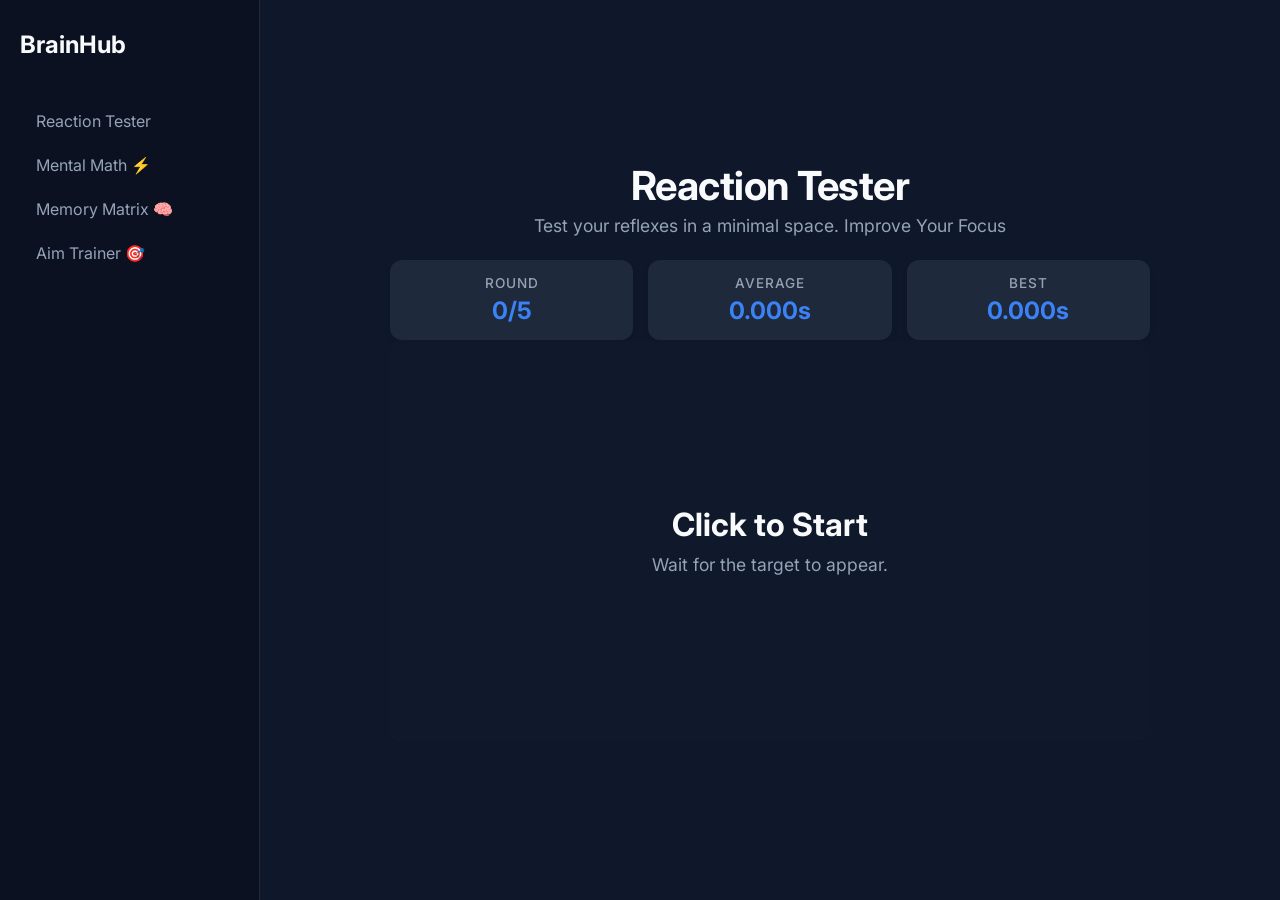
<file: index.html>
<!DOCTYPE html>
<html lang="en">
<head>
    <meta charset="UTF-8">
    <meta name="viewport" content="width=device-width, initial-scale=1.0">
    <title>BrainHub | Aesthetic Training</title>
    <link rel="stylesheet" href="style.css">
    <link href="https://fonts.googleapis.com/css2?family=Inter:wght@300;500;700&display=swap" rel="stylesheet">
</head>
<body>
    <div class="layout-wrapper">
        
        <aside class="sidebar">
            <h2 class="logo">BrainHub</h2>
            <nav>
               <button class="nav-btn" id="btn-reaction" onclick="switchGame('reaction')">Reaction Tester</button>
<button class="nav-btn" id="btn-math" onclick="switchGame('math')">Mental Math ⚡</button>
<button class="nav-btn" id="btn-memory" onclick="switchGame('memory')">Memory Matrix 🧠</button>
<button class="nav-btn" id="btn-aim" onclick="switchGame('aim')">Aim Trainer 🎯</button>
               
            </nav>
        </aside>

        <div class="main-content">
            
            <div id="view-reaction" class="game-view active">
                <div class="app-container">
                    <header>
                        <h1>Reaction Tester</h1>
                        <p class="subtitle">Test your reflexes in a minimal space. Improve Your Focus</p>
                    </header>
                    <main>
                        <div class="dashboard">
                            <div class="stat-card">
                                <span class="label">Round</span>
                                <span class="value" id="round-display">0/5</span>
                            </div>
                            <div class="stat-card">
                                <span class="label">Average</span>
                                <span class="value" id="average-time">0.000s</span>
                            </div>
                            <div class="stat-card">
                                <span class="label">Best</span>
                                <span class="value" id="best-time">0.000s</span>
                            </div>
                        </div>
                        <div id="play-area" class="play-area">
                            <div id="target" class="target hidden"></div>
                            <div id="message-overlay" class="overlay">
                                <h2 id="main-message">Click to Start</h2>
                                <p id="sub-message">Wait for the target to appear.</p>
                            </div>
                        </div>
                    </main>
                </div>
            </div>

            <div id="view-math" class="game-view hidden">
                <div class="app-container">
                    <header>
                        <h1>Speed Math</h1>
                        <p class="subtitle">Calculate accurately before the time runs out.</p>
                    </header>
                    <main>
                        <div class="dashboard">
                            <div class="stat-card">
                                <span class="label">Score</span>
                                <span class="value" id="math-score">0</span>
                            </div>
                            <div class="stat-card">
                                <span class="label">Time Left</span>
                                <span class="value" id="math-timer">30s</span>
                            </div>
                        </div>
                        <div class="math-play-area">
                            <h2 id="math-question">Press Start to Begin</h2>
                            
                            <input type="number" id="math-input" disabled placeholder="Type answer...">
                            
                            <div class="time-selector">
                                <button class="time-btn" data-time="15">15s</button>
                                <button class="time-btn active" data-time="30">30s</button>
                                <button class="time-btn" data-time="60">60s</button>
                                <button class="time-btn" data-time="custom">Custom</button>
                                <input type="number" id="custom-time-input" class="hidden" placeholder="Secs" min="1" max="300">
                            </div>

                            <button id="start-math-btn" class="start-btn" onclick="startMathGame()">Start Game</button>
                        </div>
                    </main>
                </div>
            </div>
            <div id="view-memory" class="game-view hidden">
    <div class="app-container">
        <header>
            <h1>Memory Matrix</h1>
            <p class="subtitle">Memorize the highlighted tiles. They disappear after 2 seconds.</p>
        </header>
        <main>
            <div class="dashboard">
                <div class="stat-card">
                    <span class="label">Level</span>
                    <span class="value" id="memory-level">1</span>
                </div>
                <div class="stat-card">
                    <span class="label">Trials</span>
                    <span class="value" id="memory-trials" style="color: var(--error-color);">3</span>
                </div>
                <div class="stat-card">
                    <span class="label">Score</span>
                    <span class="value" id="memory-score">0</span>
                </div>
            </div>
            
            <div class="memory-play-area">
                <h2 id="memory-message" style="margin-bottom: 10px; text-align: center;">Press Start to Begin</h2>
                
                <div id="memory-grid" class="memory-grid hidden"></div>
                
                <button id="start-memory-btn" class="start-btn" onclick="startMemoryGame()">Start Game</button>
            </div>
        </main>
    </div>
</div>
            <div id="view-aim" class="game-view hidden">
    <div class="app-container">
        <header>
            <h1>Aim Trainer</h1>
            <p class="subtitle">Click the targets as fast as you can. Speed and accuracy both count.</p>
        </header>
        <main>
            <div class="dashboard">
                <div class="stat-card">
                    <span class="label">Score</span>
                    <span class="value" id="aim-score">0</span>
                </div>
                <div class="stat-card">
                    <span class="label">Time Left</span>
                    <span class="value" id="aim-timer">30s</span>
                </div>
                <div class="stat-card">
                    <span class="label">Accuracy</span>
                    <span class="value" id="aim-accuracy">100%</span>
                </div>
            </div>

            <div id="aim-play-area" class="play-area">
                <div id="aim-target" class="target hidden"></div>
                <div id="aim-overlay" class="overlay">
                    <h2 id="aim-main-message">Click to Start</h2>
                    <p id="aim-sub-message">Hit as many targets as you can before time runs out.</p>
                </div>
            </div>

            <div class="time-selector">
                <button class="aim-time-btn" data-time="15">15s</button>
                <button class="aim-time-btn active" data-time="30">30s</button>
                <button class="aim-time-btn" data-time="60">60s</button>
                <button class="aim-time-btn" data-time="custom">Custom</button>
                <input type="number" id="aim-custom-time-input" class="hidden" placeholder="Secs" min="1" max="300">
            </div>
        </main>
    </div>
</div>

        </div>
    </div>
    <script src="script.js"></script>
    <script src="mathGame.js"></script>
    <script src="memoryGame.js"></script>
    <script src="aimGame.js"></script>
</body>
</html>
</file>
<file: style.css>
:root {
    --bg-main: #0f172a;       
    --bg-card: #1e293b;       
    --bg-sidebar: #0b1120;    
    --text-primary: #f8fafc;
    --text-secondary: #94a3b8;
    --accent-color: #3b82f6;  
    --target-color: #10b981;  
    --error-color: #ef4444;   
    --border-radius: 12px;
}

* {
    margin: 0;
    padding: 0;
    box-sizing: border-box;
}

body {
    font-family: 'Inter', sans-serif;
    background-color: var(--bg-main);
    color: var(--text-primary);
    user-select: none; 
    height: 100vh;
    overflow: hidden;
}

/* LAYOUT & SIDEBAR */
.layout-wrapper {
    display: flex;
    height: 100vh;
    width: 100%;
}

.sidebar {
    width: 260px;
    background-color: var(--bg-sidebar);
    padding: 30px 20px;
    border-right: 1px solid var(--bg-card);
    display: flex;
    flex-direction: column;
    gap: 20px;
}

.sidebar .logo {
    font-size: 1.5rem;
    font-weight: 700;
    margin-bottom: 20px;
    color: var(--text-primary);
}

.nav-btn {
    background: transparent;
    border: none;
    color: var(--text-secondary);
    text-align: left;
    padding: 12px 16px;
    font-size: 1rem;
    cursor: pointer;
    border-radius: 8px;
    transition: all 0.2s ease;
    width: 100%;
    font-family: inherit;
}

.nav-btn:hover:not(.disabled) {
    background-color: var(--bg-card);
    color: var(--accent-color); 
}

.nav-btn.active {
    background-color: rgba(59, 130, 246, 0.1); 
    color: var(--accent-color);
    font-weight: 600;
    border-left: 3px solid var(--accent-color);
}

.coming-soon p {
    font-size: 0.8rem;
    color: #475569;
    text-transform: uppercase;
    letter-spacing: 1px;
    margin: 20px 0 10px 10px;
}

.nav-btn.disabled {
    opacity: 0.4;
    cursor: not-allowed;
}

.main-content {
    flex-grow: 1;
    overflow-y: auto;
    display: flex;
    justify-content: center; 
    align-items: center;
}

/* VIEW ROUTING */
.game-view {
    display: none; 
    width: 100%;
}

.game-view.active {
    display: flex;
    justify-content: center;
    animation: fadeIn 0.3s ease-in-out;
}

@keyframes fadeIn {
    from { opacity: 0; transform: translateY(5px); }
    to { opacity: 1; transform: translateY(0); }
}

/* APP CONTAINER */
.app-container {
    width: 100%;
    max-width: 800px;
    display: flex;
    flex-direction: column;
    gap: 24px;
    padding: 20px;
}

header {
    text-align: center;
}

h1 {
    font-size: 2.5rem;
    font-weight: 700;
    letter-spacing: -0.5px;
}

.subtitle {
    color: var(--text-secondary);
    font-size: 1.1rem;
    margin-top: 5px;
}

/* DASHBOARD */
.dashboard {
    display: flex;
    justify-content: space-between;
    gap: 15px;
}

.stat-card {
    background-color: var(--bg-card);
    padding: 15px 20px;
    border-radius: var(--border-radius);
    flex: 1;
    display: flex;
    flex-direction: column;
    align-items: center;
    box-shadow: 0 4px 6px -1px rgba(0, 0, 0, 0.1);
}

.label {
    color: var(--text-secondary);
    font-size: 0.85rem;
    text-transform: uppercase;
    letter-spacing: 1px;
    font-weight: 500;
    margin-bottom: 5px;
}

.value {
    font-size: 1.5rem;
    font-weight: 700;
    color: var(--accent-color);
}

/* PLAY AREA (REACTION TESTER) */
.play-area {
    background-color: var(--bg-card);
    height: 400px;
    position: relative;
    border-radius: var(--border-radius);
    overflow: hidden; 
    box-shadow: inset 0 2px 10px rgba(0,0,0,0.2);
    cursor: crosshair; 
}

.target {
    width: 60px;
    height: 60px;
    background-color: var(--target-color);
    border-radius: 50%;
    position: absolute;
    cursor: pointer;
    box-shadow: 0 0 15px rgba(16, 185, 129, 0.4);
    transition: transform 0.1s ease;
}

.target:active {
    transform: scale(0.9); 
}

.hidden {
    display: none !important;
}

.overlay {
    position: absolute;
    inset: 0;
    background-color: rgba(15, 23, 42, 0.85);
    backdrop-filter: blur(4px);
    display: flex;
    flex-direction: column;
    justify-content: center;
    align-items: center;
    text-align: center;
    z-index: 10;
    cursor: pointer;
}

#main-message {
    font-size: 2rem;
    margin-bottom: 10px;
}

#sub-message {
    color: var(--text-secondary);
    font-size: 1.1rem;
}

/* PLAY AREA (MENTAL MATH) */
.math-play-area {
    display: flex;
    flex-direction: column;
    align-items: center;
    justify-content: center;
    height: 400px; 
    background-color: var(--bg-card);
    border-radius: var(--border-radius);
    box-shadow: inset 0 2px 10px rgba(0,0,0,0.2);
    gap: 20px;
}

#math-question {
    font-size: 3.5rem;
    margin: 0;
    font-weight: 700;
}

#math-input {
    font-size: 2rem;
    padding: 15px;
    border-radius: 8px;
    border: 2px solid var(--bg-main);
    background-color: var(--bg-main);
    color: var(--text-primary);
    text-align: center;
    width: 300px;
    outline: none;
    transition: border-color 0.2s;
    font-family: 'Inter', sans-serif;
}

#math-input:focus {
    border-color: var(--accent-color);
}

.start-btn {
    padding: 12px 30px;
    font-size: 1.1rem;
    background-color: var(--accent-color);
    color: #fff;
    border: none;
    border-radius: 8px;
    cursor: pointer;
    font-weight: 700;
    transition: transform 0.1s, background-color 0.2s;
}

.start-btn:hover {
    background-color: #2563eb;
}

.start-btn:active {
    transform: scale(0.95);
}

/* TIME SELECTOR STYLES */
.time-selector {
    display: flex;
    gap: 10px;
    align-items: center;
}

.time-btn {
    background-color: var(--bg-main);
    color: var(--text-secondary);
    border: 1px solid var(--bg-card);
    padding: 8px 16px;
    border-radius: 6px;
    cursor: pointer;
    font-family: inherit;
    font-weight: 500;
    transition: all 0.2s ease;
}

.time-btn:hover {
    color: var(--text-primary);
    border-color: var(--text-secondary);
}

.time-btn.active {
    background-color: rgba(59, 130, 246, 0.2);
    color: var(--accent-color);
    border-color: var(--accent-color);
}

#custom-time-input {
    width: 70px;
    padding: 8px;
    background-color: var(--bg-main);
    border: 1px solid var(--accent-color);
    color: var(--text-primary);
    border-radius: 6px;
    text-align: center;
    outline: none;
    font-family: inherit;
}

#custom-time-input.hidden {
    display: none;
}

/* MOBILE RESPONSIVENESS */
@media (max-width: 768px) {
    .layout-wrapper { flex-direction: column; }
    .sidebar {
        width: 100%;
        height: auto;
        padding: 15px;
        flex-direction: row;
        overflow-x: auto;
        border-right: none;
        border-bottom: 1px solid var(--bg-card);
    }
    .sidebar .logo { display: none; }
    .nav-btn { width: auto; white-space: nowrap; }
    .coming-soon { display: none; }
    .dashboard { flex-direction: column; }
    .play-area, .math-play-area { height: 300px; }
    .target { width: 50px; height: 50px; }
}
/* ==========================================
   --- MEMORY MATRIX STYLES ---
   ========================================== */
.memory-play-area {
    display: flex;
    flex-direction: column;
    align-items: center;
    justify-content: center;
    min-height: 400px;
    background-color: var(--bg-card);
    border-radius: var(--border-radius);
    box-shadow: inset 0 2px 10px rgba(0,0,0,0.2);
    padding: 30px 20px;
}

.memory-grid {
    display: grid;
    gap: 8px;
    margin: 0 auto 20px auto;
    /* Width and Grid Columns are controlled dynamically by JS */
}

.memory-tile {
    background-color: var(--bg-main);
    border-radius: 8px;
    aspect-ratio: 1; /* Keeps tiles perfectly square */
    cursor: pointer;
    transition: all 0.3s ease;
    border: 1px solid rgba(255, 255, 255, 0.05);
}

.memory-tile:hover {
    background-color: rgba(255, 255, 255, 0.1);
}

/* Gameplay States */
.memory-tile.showing {
    background-color: var(--accent-color);
    box-shadow: 0 0 15px rgba(59, 130, 246, 0.6);
    transform: scale(1.05);
}

.memory-tile.correct {
    background-color: var(--accent-color);
}

.memory-tile.wrong {
    background-color: var(--error-color);
    box-shadow: 0 0 15px rgba(239, 68, 68, 0.6);
    animation: memory-shake 0.4s;
}
/* ==========================================
   --- AIM TRAINER STYLES ---
   ========================================== */

/* Custom round-length input (same look as Mental Math's custom timer) */
#aim-custom-time-input {
    width: 70px;
    padding: 8px;
    background-color: var(--bg-main);
    border: 1px solid var(--accent-color);
    color: var(--text-primary);
    border-radius: 6px;
    text-align: center;
    outline: none;
    font-family: inherit;
}

/* Separate class from .time-btn so Mental Math's selector logic
   doesn't also grab these buttons */
.aim-time-btn {
    background-color: var(--bg-main);
    color: var(--text-secondary);
    border: 1px solid var(--bg-card);
    padding: 8px 16px;
    border-radius: 6px;
    cursor: pointer;
    font-family: inherit;
    font-weight: 500;
    transition: all 0.2s ease;
}

.aim-time-btn:hover {
    color: var(--text-primary);
    border-color: var(--text-secondary);
}

.aim-time-btn.active {
    background-color: rgba(59, 130, 246, 0.2);
    color: var(--accent-color);
    border-color: var(--accent-color);
}

/* Brief red flash on a missed click, for feedback */
#aim-play-area.miss-flash {
    animation: aim-miss-flash 0.2s ease;
}

@keyframes aim-miss-flash {
    0% { box-shadow: inset 0 0 0 3px var(--error-color); }
    100% { box-shadow: inset 0 2px 10px rgba(0, 0, 0, 0.2); }
}

@keyframes memory-shake {
    0%, 100% { transform: translateX(0); }
    25% { transform: translateX(-5px); }
    50% { transform: translateX(5px); }
    75% { transform: translateX(-5px); }
}
</file>
